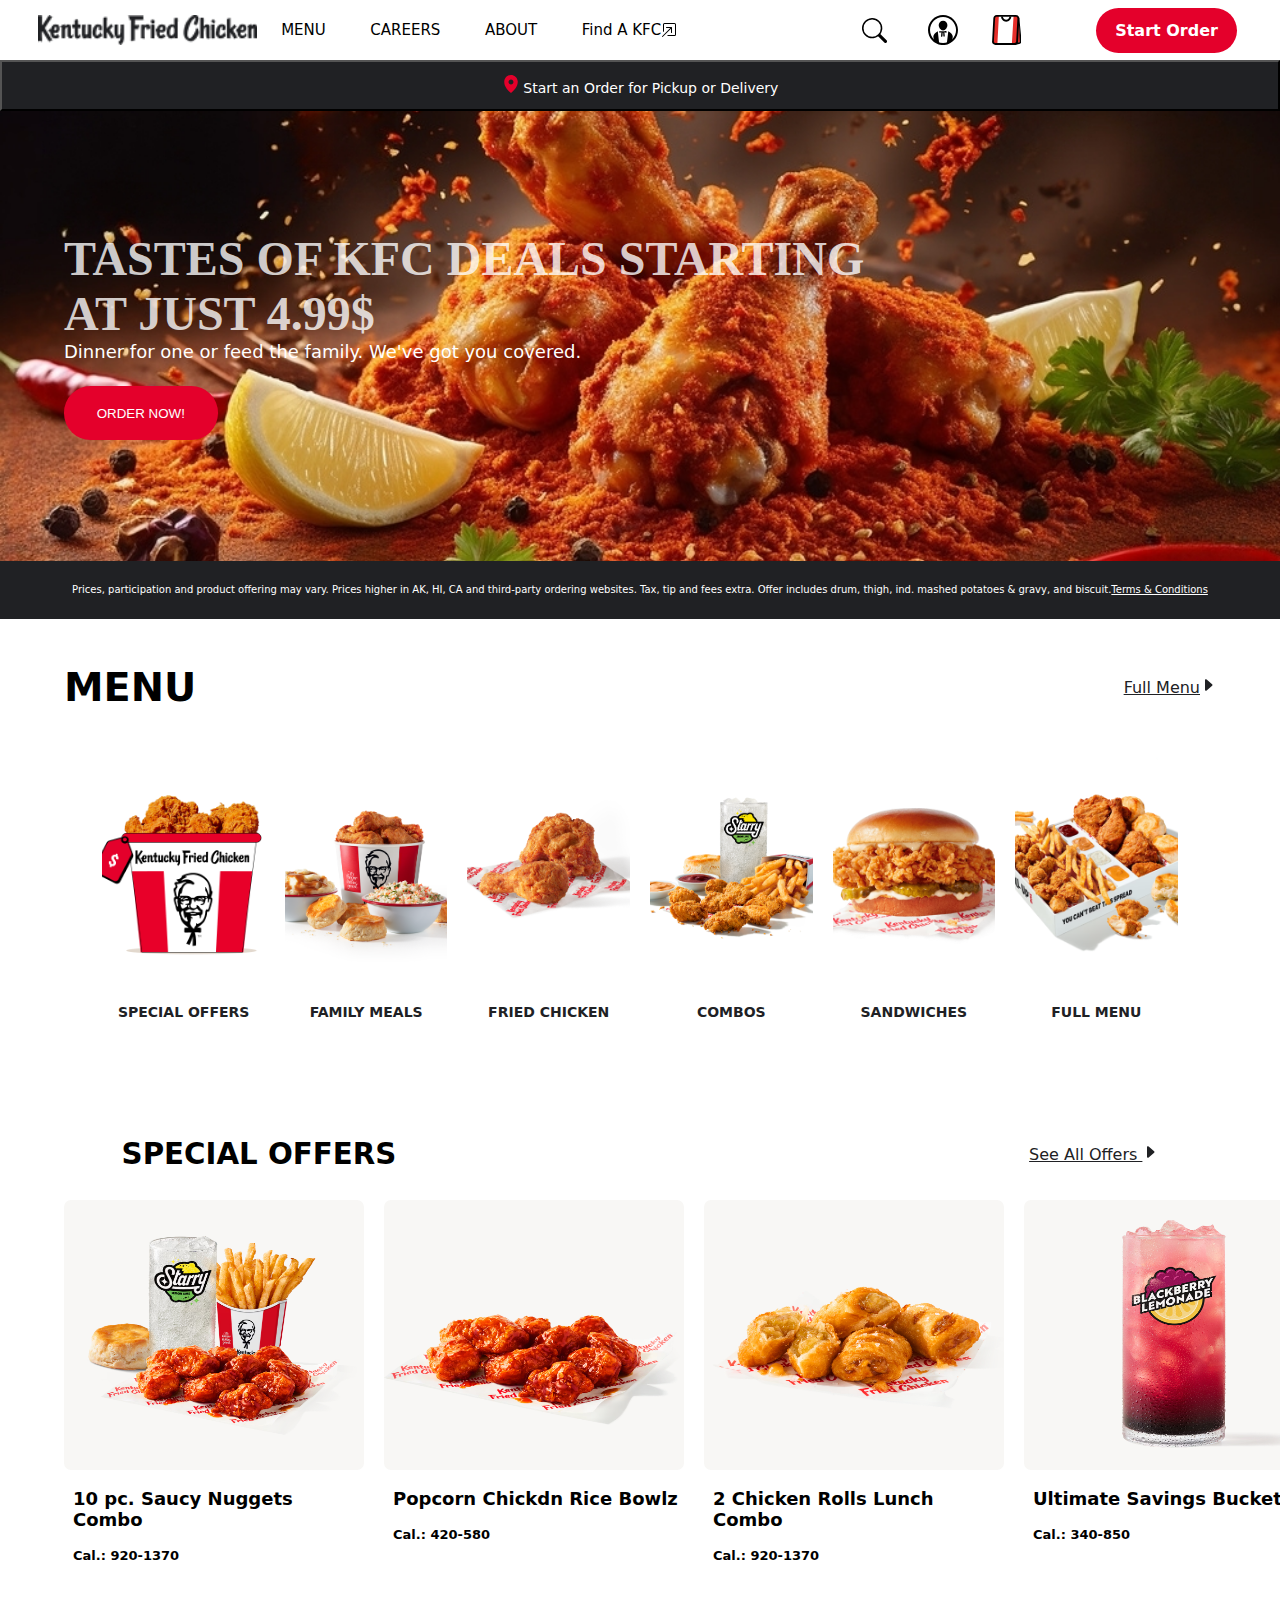
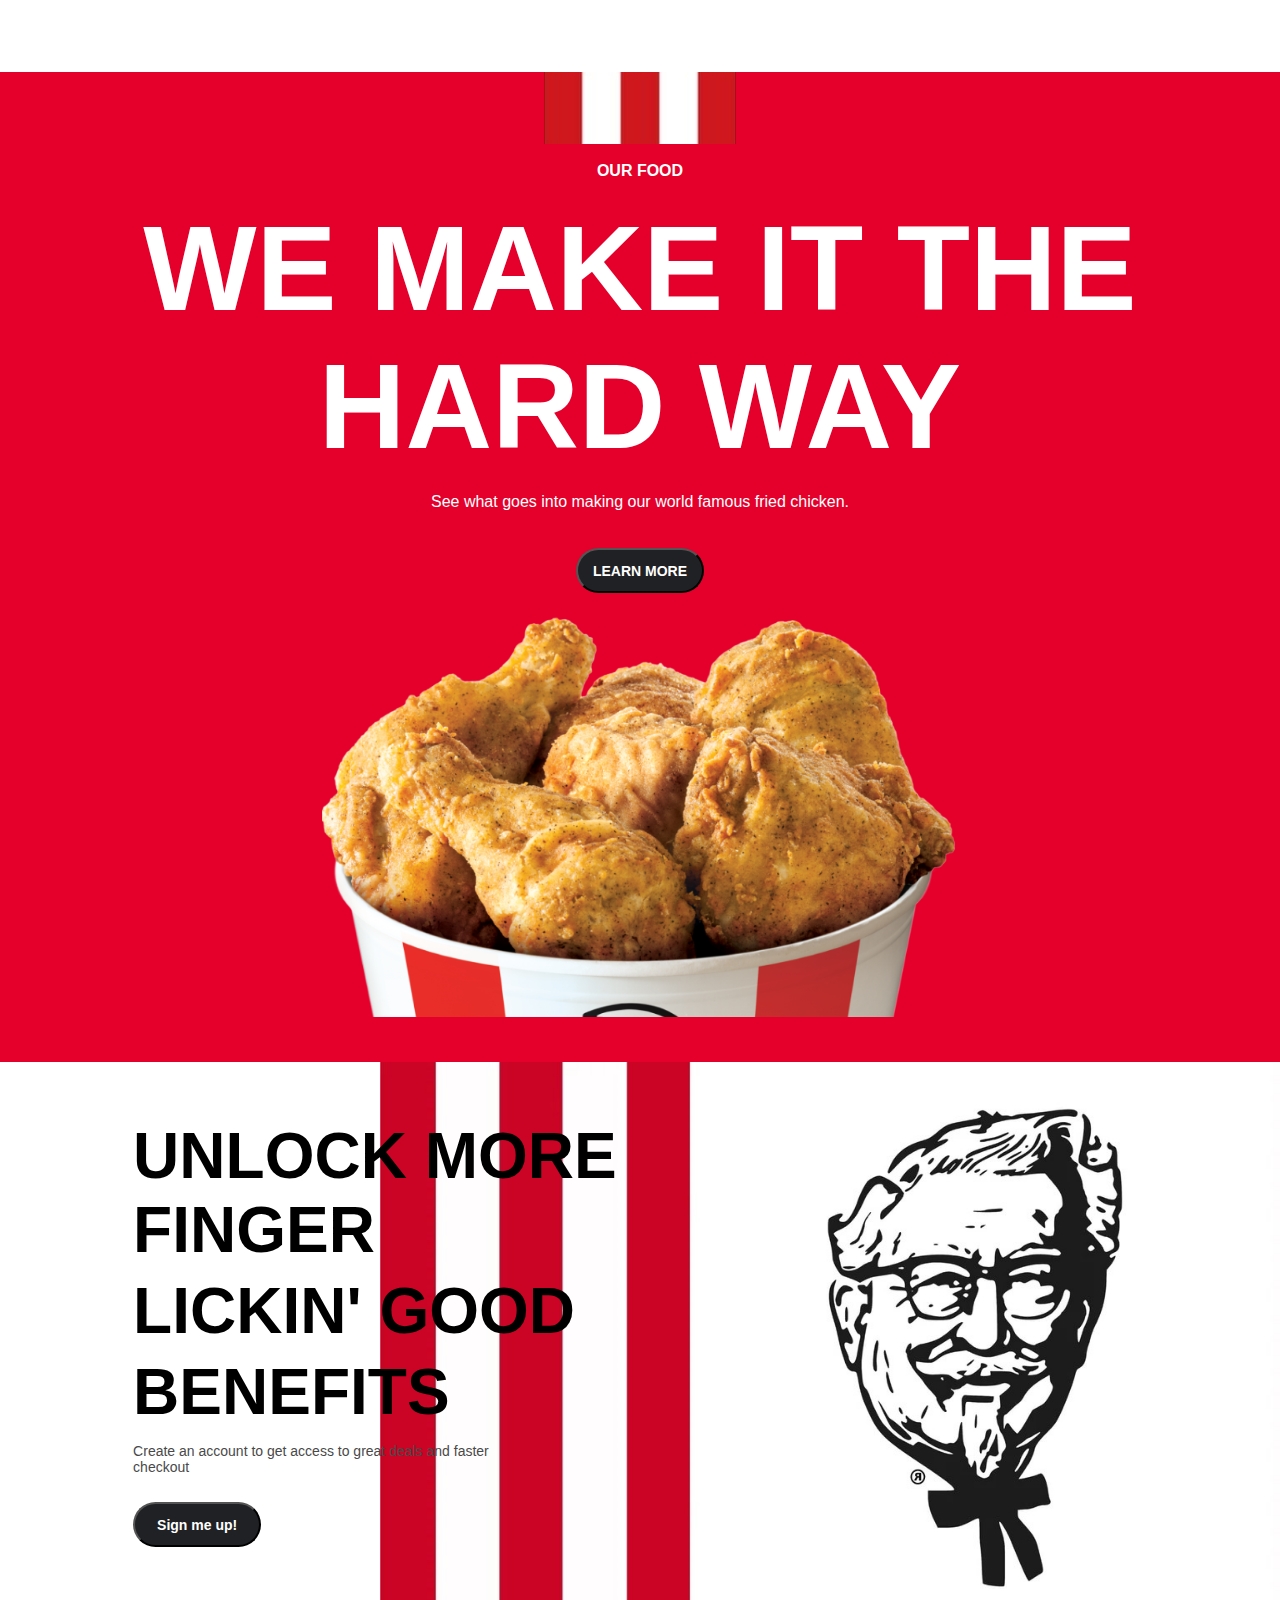
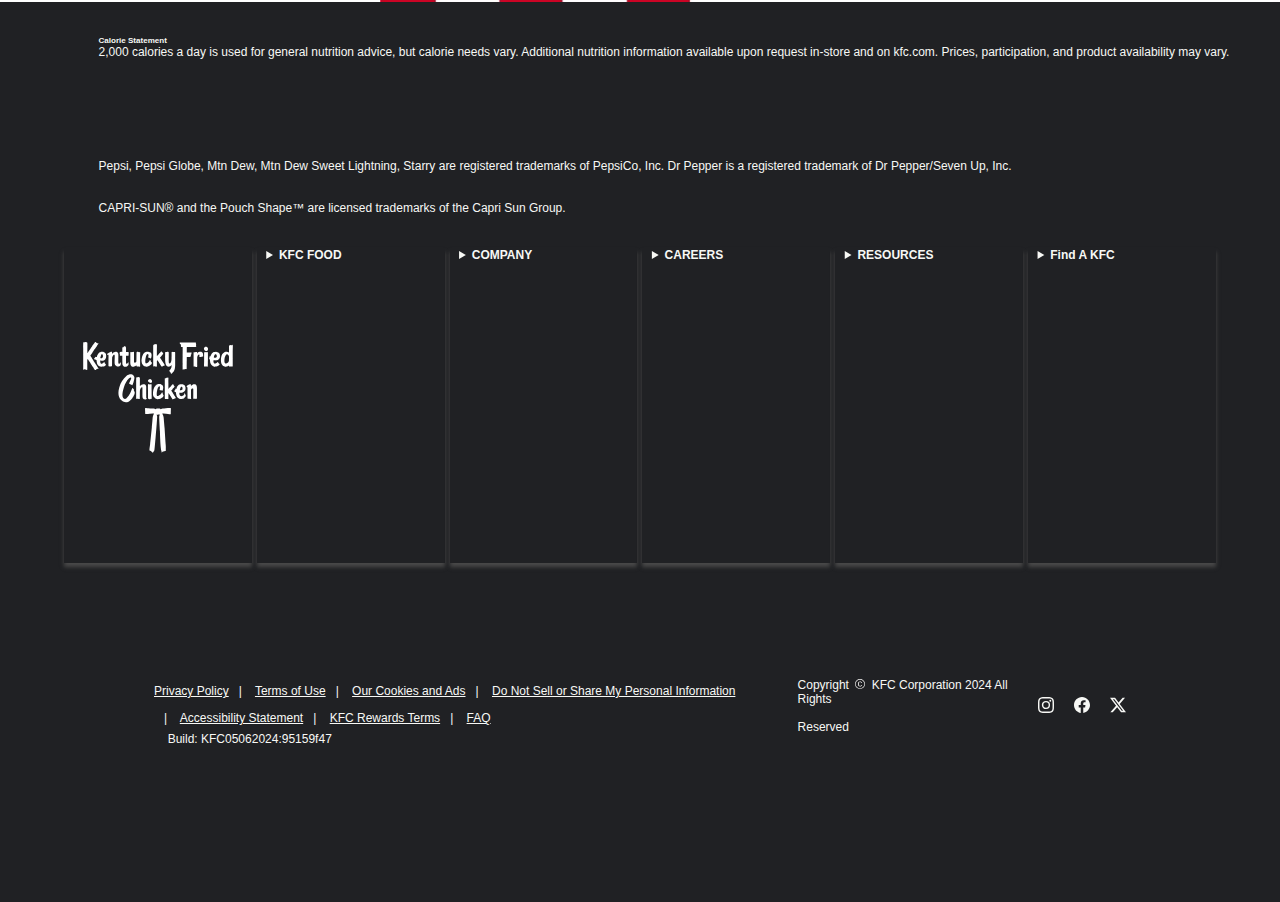
<file: index.html>
<!DOCTYPE html>
<html lang="en">
<head>
    <meta charset="UTF-8">
    <meta name="viewport" content="width=device-width, initial-scale=1.0">
    <title>Kfc clone</title>
    <link rel="stylesheet" href="style.css">
    <link rel="icon" href="">
</head>
<body>
  <nav>
         
    <img id="logo" src="logo_black.c0af2f38.png" alt="">
    <input type="checkbox" id="sidebar-active">
    <label for="sidebar-active" class="open-sidebar-button">
        <svg xmlns="http://www.w3.org/2000/svg" height="24px" viewBox="0 -960 960 960" width="24px" fill="#e8eaed"><path d="M120-240v-80h720v80H120Zm0-200v-80h720v80H120Zm0-200v-80h720v80H120Z"/></svg>
    </label>



    <label id="overlay" for="sidebar-active"></label>
    <div class="links-container">
        <label for="sidebar-active" class="close-sidebar-button">
            <svg xmlns="http://www.w3.org/2000/svg" height="24px" viewBox="0 -960 960 960" width="24px" fill="#e8eaed"><path d="m256-200-56-56 224-224-224-224 56-56 224 224 224-224 56 56-224 224 224 224-56 56-224-224-224 224Z"/></svg>
        </label>
         <a class="ancLink" href="#menues">MENU</Main></a>
         <a class="ancLink" href="#">CAREERS</a>
         <a class="ancLink" href="#">ABOUT</a>
         <span class="ancLink" >Find A KFC
          <svg id="box_aerrowIcon" xmlns="http://www.w3.org/2000/svg" width="16" height="16" fill="currentColor" class="bi bi-box-arrow-in-up-right" viewBox="0 0 16 16">
            <path fill-rule="evenodd" d="M6.364 13.5a.5.5 0 0 0 .5.5H13.5a1.5 1.5 0 0 0 1.5-1.5v-10A1.5 1.5 0 0 0 13.5 1h-10A1.5 1.5 0 0 0 2 2.5v6.636a.5.5 0 1 0 1 0V2.5a.5.5 0 0 1 .5-.5h10a.5.5 0 0 1 .5.5v10a.5.5 0 0 1-.5.5H6.864a.5.5 0 0 0-.5.5"/>
            <path fill-rule="evenodd" d="M11 5.5a.5.5 0 0 0-.5-.5h-5a.5.5 0 0 0 0 1h3.793l-8.147 8.146a.5.5 0 0 0 .708.708L10 6.707V10.5a.5.5 0 0 0 1 0z"/>
          </svg>
         </span>
         <svg id="nav_searchIcon" xmlns="http://www.w3.org/2000/svg" width="16" height="16" fill="currentColor" class="bi bi-search" viewBox="0 0 16 16">
          <path d="M11.742 10.344a6.5 6.5 0 1 0-1.397 1.398h-.001q.044.06.098.115l3.85 3.85a1 1 0 0 0 1.415-1.414l-3.85-3.85a1 1 0 0 0-.115-.1zM12 6.5a5.5 5.5 0 1 1-11 0 5.5 5.5 0 0 1 11 0"/>
        </svg>

        <div id="users_right_section">
        <div class="users_rs1">  
          <svg id="person_circle" xmlns="http://www.w3.org/2000/svg" viewBox="0 0 29.7 29.7"><path d="M10.6 10c0 2.4 1.9 5.4 4.3 5.4s4.3-3 4.3-5.4c0-2.4-1.9-4.3-4.3-4.3s-4.3 2-4.3 4.3z"/><path d="M29.7 14.9c0 8.2-6.7 14.9-14.9 14.9C6.7 29.7 0 23.1 0 14.9S6.7 0 14.9 0s14.8 6.7 14.8 14.9zM14.9 27.7c7.1 0 12.9-5.8 12.9-12.9C27.7 7.8 22 2 14.9 2 7.8 2 2 7.8 2 14.9 2 22 7.8 27.7 14.9 27.7z"/><path d="M12.9 21.5v-.3c.1-.6.2-2.2.2-2.6 0-.4.2-.9.4-1.2h-.4c-1.1.1-1.8.1-1.9.1-.1 0-.1-.1-.1-.4v-.2-.3-.5c0-.1.1-.1.5-.1s1.5.1 1.9.1c.4.1.5.2.5.2s.1-.2.3-.2h1c.2 0 .3.2.3.2s.1-.1.5-.2c.3-.1 1.4-.1 1.7-.2.4 0 .4 0 .5.1v1.5h-.1c-.1 0-.4 0-1.9-.2H16c.1.3.4.8.4 1.2 0 .3.1 1.4.2 2.1v.6c-.4.1-.8.2-1.3.2-.1-.9-.2-2.7-.2-3.2V18c0-.1.1-.2.1-.4h-.4c-.1 0-.3 0-.4-.1.1.2.1.3.1.5v.2c0 .4-.1 1.7-.2 3.2-.5.2-1 .1-1.4.1z"/><path d="M14.9 28.8c-5.3 0-9.6-1.6-9.6-7.5 0-1.7 1.8-3.9 4.4-5.2L11 27.7h7.7l1.4-11.6c2.7 1.3 4.4 3.5 4.4 5.2 0 5.9-4.3 7.5-9.6 7.5z"/></svg>
          <svg id="bag" xmlns="http://www.w3.org/2000/svg" viewBox="0 0 28.5 28.8"><path d="M21.7 28.8H3.3c-1 0-1.8-.4-2.4-1.1-.6-.6-1-1.6-.8-2.5l1.2-22C1.3 1.4 2.8 0 4.5 0H23c1 0 1.8.4 2.4 1.1.6.6 1 1.6.8 2.5l-1.2 22c0 1.7-1.5 3.2-3.3 3.2z" fill="#FFF"/><path d="M5.2 27H.8L2.2 2.6l.2-1.4.8-.4h3.4L5.2 27zM27.6 26l-4.2 1h-4.3L20.7.9H25L27.6 26z" fill="#E52E2A"/><path d="M21.8 28.8H3.3c-1 0-1.8-.4-2.4-1.1-.6-.6-1-1.6-.8-2.5l1.2-22C1.4 1.4 2.8 0 4.5 0H23c1 0 1.8.4 2.4 1.1.6.6 1 1.6.8 2.5l-1.2 22c0 1.7-1.4 3.2-3.2 3.2zM4.5 1.7c-.9 0-1.5.6-1.5 1.5l-1.2 22c0 .4.1.9.4 1.1.2.4.7.5 1.1.5h18.5c.8 0 1.4-.6 1.4-1.5l1.2-22c0-.4-.1-.9-.4-1.1-.2-.4-.7-.5-1.1-.5H4.5z"/><path d="M13.6 6.4c-2.8 0-4.9-2.2-4.9-4.9h1.8c0 1.7 1.4 3.1 3.1 3.1 1.7 0 3.1-1.4 3.1-3.1h1.8c0 2.7-2.1 4.9-4.9 4.9zM21 27l.2 1.8h.6c.2 0 .4 0 .6-.1 1.1-.2 3.2-.7 4.5-1.1 1.4-.5 1.6-1.8 1.5-2.4L26.2 2.7l-.6.3 1.1 22.5c.1.5-.3.7-.5.7L21 27z"/></svg>
           
        </div>
        <div class="header_button">
          <button>Start Order</button>
      </div>
      </div>
    </div>
    <div id="burger_sec">
      <div id="name_kfc_container">
        <svg id="name_kfc" viewBox="0 0 57 18" xmlns="http://www.w3.org/2000/svg"><path d="M56.622 1.23l-.923 4.15a.432.432 0 0 1-.423.342h-1.313a.433.433 0 0 1-.432-.46v-.077c.064-1.355-.792-2.366-2.727-2.366-3.22 0-5.56 2.64-5.867 6.106-.316 3.58 2.188 5.66 5.654 5.66a13.354 13.354 0 0 0 3.973-.593.435.435 0 0 1 .557.495l-.41 2.145a.505.505 0 0 1-.342.388c-.71.226-2.705.758-5.758.758-7.253 0-10.196-4.168-9.741-8.418C39.278 5.576 41.784 0 51.665 0c1.554 0 3.101.21 4.598.63a.506.506 0 0 1 .359.6zM15.384.639l-.24 1.082a.474.474 0 0 0 .325.556c.417.162.51.562.146.862l-6.069 5.04 1.042-4.75c.178-.728.757-1.025 1.124-1.147l.06-.018a.47.47 0 0 0 .319-.347L12.34.792a.427.427 0 0 0-.42-.519H4.096a.472.472 0 0 0-.46.37l-.253 1.139a.466.466 0 0 0 .308.541l.077.027c.491.192 1.06.624.82 1.761L2.72 12.644c-.488 2.33-1.278 2.807-2.033 2.894H.662a.479.479 0 0 0-.41.369L.01 17a.451.451 0 0 0 .442.547h8.224a.429.429 0 0 0 .417-.328l.284-1.28a.433.433 0 0 0-.265-.497l-.053-.021c-.417-.169-.985-.528-.84-1.206l.957-4.364c3.28 5.98 4.362 7.702 8.295 7.702h3.55a.428.428 0 0 0 .418-.334l.249-1.109a.461.461 0 0 0-.438-.563c-.889-.013-1.325-.219-2.208-1.355L14.485 8.03l5.923-4.92c.794-.621 1.764-.795 2.3-.867l.055-.006a.435.435 0 0 0 .384-.338l.242-1.093a.435.435 0 0 0-.424-.532h-7.126a.47.47 0 0 0-.455.366zm21.914 4.74h1.385a.432.432 0 0 0 .422-.338l.942-4.244a.433.433 0 0 0-.423-.524h-14.57a.472.472 0 0 0-.462.37l-.25 1.134a.451.451 0 0 0 .288.522l.05.017c.478.183 1.147.647.855 1.788L22.68 17.03a.43.43 0 0 0 .42.523h6.554a.43.43 0 0 0 .42-.337l.286-1.29a.409.409 0 0 0-.233-.464l-.064-.03c-.416-.205-1.035-.672-.827-1.577.023-.121.645-2.923.645-2.923h5.573a.431.431 0 0 0 .422-.341l.525-2.36a.432.432 0 0 0-.424-.527h-5.381l1.004-4.578 3.761-.005c1.215 0 1.586.634 1.515 1.716 0 0 0 .014-.006.057a.434.434 0 0 0 .429.485z"/></svg>
      </div>
      <div id="icons_three">
            <svg id="findIcon" xmlns="http://www.w3.org/2000/svg" width="16" height="16" fill="currentColor" class="bi bi-search" viewBox="0 0 16 16">
              <path d="M11.742 10.344a6.5 6.5 0 1 0-1.397 1.398h-.001q.044.06.098.115l3.85 3.85a1 1 0 0 0 1.415-1.414l-3.85-3.85a1 1 0 0 0-.115-.1zM12 6.5a5.5 5.5 0 1 1-11 0 5.5 5.5 0 0 1 11 0"/>
            </svg>
 
            <svg id="userIcon" xmlns="http://www.w3.org/2000/svg" viewBox="0 0 29.7 29.7"><path d="M10.6 10c0 2.4 1.9 5.4 4.3 5.4s4.3-3 4.3-5.4c0-2.4-1.9-4.3-4.3-4.3s-4.3 2-4.3 4.3z"/><path d="M29.7 14.9c0 8.2-6.7 14.9-14.9 14.9C6.7 29.7 0 23.1 0 14.9S6.7 0 14.9 0s14.8 6.7 14.8 14.9zM14.9 27.7c7.1 0 12.9-5.8 12.9-12.9C27.7 7.8 22 2 14.9 2 7.8 2 2 7.8 2 14.9 2 22 7.8 27.7 14.9 27.7z"/><path d="M12.9 21.5v-.3c.1-.6.2-2.2.2-2.6 0-.4.2-.9.4-1.2h-.4c-1.1.1-1.8.1-1.9.1-.1 0-.1-.1-.1-.4v-.2-.3-.5c0-.1.1-.1.5-.1s1.5.1 1.9.1c.4.1.5.2.5.2s.1-.2.3-.2h1c.2 0 .3.2.3.2s.1-.1.5-.2c.3-.1 1.4-.1 1.7-.2.4 0 .4 0 .5.1v1.5h-.1c-.1 0-.4 0-1.9-.2H16c.1.3.4.8.4 1.2 0 .3.1 1.4.2 2.1v.6c-.4.1-.8.2-1.3.2-.1-.9-.2-2.7-.2-3.2V18c0-.1.1-.2.1-.4h-.4c-.1 0-.3 0-.4-.1.1.2.1.3.1.5v.2c0 .4-.1 1.7-.2 3.2-.5.2-1 .1-1.4.1z"/><path d="M14.9 28.8c-5.3 0-9.6-1.6-9.6-7.5 0-1.7 1.8-3.9 4.4-5.2L11 27.7h7.7l1.4-11.6c2.7 1.3 4.4 3.5 4.4 5.2 0 5.9-4.3 7.5-9.6 7.5z"/></svg>
 
            <svg id="cartIcon" xmlns="http://www.w3.org/2000/svg" viewBox="0 0 28.5 28.8"><path d="M21.7 28.8H3.3c-1 0-1.8-.4-2.4-1.1-.6-.6-1-1.6-.8-2.5l1.2-22C1.3 1.4 2.8 0 4.5 0H23c1 0 1.8.4 2.4 1.1.6.6 1 1.6.8 2.5l-1.2 22c0 1.7-1.5 3.2-3.3 3.2z" fill="#FFF"/><path d="M5.2 27H.8L2.2 2.6l.2-1.4.8-.4h3.4L5.2 27zM27.6 26l-4.2 1h-4.3L20.7.9H25L27.6 26z" fill="#E52E2A"/><path d="M21.8 28.8H3.3c-1 0-1.8-.4-2.4-1.1-.6-.6-1-1.6-.8-2.5l1.2-22C1.4 1.4 2.8 0 4.5 0H23c1 0 1.8.4 2.4 1.1.6.6 1 1.6.8 2.5l-1.2 22c0 1.7-1.4 3.2-3.2 3.2zM4.5 1.7c-.9 0-1.5.6-1.5 1.5l-1.2 22c0 .4.1.9.4 1.1.2.4.7.5 1.1.5h18.5c.8 0 1.4-.6 1.4-1.5l1.2-22c0-.4-.1-.9-.4-1.1-.2-.4-.7-.5-1.1-.5H4.5z"/><path d="M13.6 6.4c-2.8 0-4.9-2.2-4.9-4.9h1.8c0 1.7 1.4 3.1 3.1 3.1 1.7 0 3.1-1.4 3.1-3.1h1.8c0 2.7-2.1 4.9-4.9 4.9zM21 27l.2 1.8h.6c.2 0 .4 0 .6-.1 1.1-.2 3.2-.7 4.5-1.1 1.4-.5 1.6-1.8 1.5-2.4L26.2 2.7l-.6.3 1.1 22.5c.1.5-.3.7-.5.7L21 27z"/></svg>
      </div>
    </div>
</nav>
 


 

    <div id="pickup_locationbar">
        <button id="pickup_button">
            <svg id="location_icon" viewBox="0 0 9 12" xmlns="http://www.w3.org/2000/svg"><path d="M4.49 12c2.335-1.862 4.876-4.924 4.466-8.028C8.67 1.697 6.743 0 4.49 0 2.154 0 .228 1.78.023 4.138-.264 7.2 2.195 10.179 4.49 12zm0-8.98c.901 0 1.639.746 1.639 1.656 0 .91-.738 1.655-1.64 1.655-.901 0-1.639-.745-1.639-1.655S3.588 3.02 4.49 3.02z" fill="rgb(228,0,43)"/></svg> <a id="location_Abtn" href="#">Start an Order for Pickup or Delivery</a>
        </button>
    </div>

 <main>
    <div class="Home_hero_media">
      <div id="Bannertext">
        <h1>TASTES OF KFC DEALS STARTING <br/>AT JUST 4.99$    
        </h1>
        <p id="banner_p">Dinner for one or feed the family. We've got you covered.</p>
        <button id="Banner_btn" >ORDER NOW!</button>
      </div>   
    </div>
    <div class="Home_hero_footnote">
        <p>Prices, participation and product offering may vary. Prices higher in AK, HI, CA and third-party ordering websites. Tax, tip and fees extra. Offer includes drum, thigh, ind. mashed potatoes & gravy, and biscuit.</p>
        <a id="a_footnote" href="#">Terms & Conditions</a>
    </div>

    <div class="Home_Menu_container">
        <div class="menu_header">
            <h3>MENU</h3>
            <a id="menu_header_Atag" href="#">Full Menu<svg xmlns="http://www.w3.org/2000/svg" width="16" height="16" fill="currentColor" class="bi bi-caret-right-fill" viewBox="0 0 16 16">
              <path d="m12.14 8.753-5.482 4.796c-.646.566-1.658.106-1.658-.753V3.204a1 1 0 0 1 1.659-.753l5.48 4.796a1 1 0 0 1 0 1.506z"/>
            </svg></a>
        </div>

        <div class="home_menu_items" id="menues">
          <div class="sub_items">
            <div class="food_img_container">
                <img class="food_img" src="111k.png" alt="kfc chicken bucket">
            </div>
            <h4 class="items_heading">SPECIAL OFFERS</h4>
          </div>
          <div class="sub_items">
            <div class="food_img_container">
                <img class="food_img" src="kfc-FamilyMealCategory.png" alt="chicken bucket">
            </div>
            <h4 class="items_heading">FAMILY MEALS</h4>
          </div>
          <div class="sub_items">
            <div class="food_img_container">
                <img class="food_img" src="9891_2pc_DrumThigh_Web.png" alt="chicken bucket">
            </div>
            <h4 class="items_heading">FRIED CHICKEN</h4>
          </div>
          <div class="sub_items">
            <div class="food_img_container">
                <img class="food_img" src="kfc-8pcNuggetsComboV2__2_.png" alt="chicken bucket">
            </div>
            <h4 class="items_heading">COMBOS</h4>
          </div>

          <div class="sub_items">
            <div class="food_img_container">
                <img class="food_img" src="Sandwiches.png" alt="chicken bucket">
            </div>
            <h4 class="items_heading">SANDWICHES</h4>
          </div>

          <div class="sub_items">
            <div class="food_img_container">
                <img class="food_img" src="Special_Offers__1_.png" alt="chicken bucket">
            </div>
            <h4 class="items_heading">FULL MENU</h4>
          </div>

        </div>
      </div>

      <div class="items_cards">
        <div class="items_card_nav">
          <h3>SPECIAL OFFERS</h3>
          <a id="ic_anc_nav" href="">See All Offers <svg xmlns="http://www.w3.org/2000/svg" width="16" height="16" fill="currentColor" class="bi bi-caret-right-fill" viewBox="0 0 16 16">
            <path d="m12.14 8.753-5.482 4.796c-.646.566-1.658.106-1.658-.753V3.204a1 1 0 0 1 1.659-.753l5.48 4.796a1 1 0 0 1 0 1.506z"/>
          </svg> </a>

        </div>

        <div class="sub_card_container">
          <div class="sub_cards">
          <div class="sub_card_img">
            <img class="sc_i" src="kfc-10pcStickyChickyNuggetsCombo.avif" alt="kfc combo">
          </div>
          <h4 class="sci_title">10 pc. Saucy Nuggets Combo</h4>
          <p class="sci_para">Cal.: 920-1370</p>
          </div>
          <div class="sub_cards">
            <div class="sub_card_img">
              <img class="sc_i" src="kfc-10pcStickyChickyNuggets.avif" alt="kfc combo">
            </div>
            <h4 class="sci_title">Popcorn Chickdn Rice Bowlz</h4>
            <p class="sci_para">Cal.: 420-580</p>
          </div>
          <div class="sub_cards">
            <div class="sub_card_img">
              <img class="sc_i" src="kfc-4pcPiePoppers.avif" alt="kfc combo">
            </div>
            <h4 class="sci_title">2 Chicken Rolls Lunch Combo</h4>
            <p class="sci_para">Cal.: 920-1370</p>
          </div>
          <div class="sub_cards">
            <div class="sub_card_img">
              <img class="sc_i" src="kfc-BlackberryLemonade.avif" alt="kfc combo">
            </div>
            <h4 class="sci_title">Ultimate Savings Bucket</h4>
            <p class="sci_para">Cal.: 340-850</p>
  
          </div>
        </div>
      </div>  

        <div id="theme1">
          <div id="headlines">
            <img id="head_line_logo" src="fflag.jpg" alt="">
            <p id="bold">OUR FOOD</p>
            <h1>WE MAKE IT THE</h1>
            <h1>HARD WAY</h1>
            <p>See what goes into making our world famous fried chicken.</p>
            <button>LEARN MORE</button>
          </div>
          <img id="bucket" src="Food_09.png" alt="">
        </div>

        <div  id="theme2">
          <div id="headlinesT2">
            <h2>UNLOCK MORE FINGER</h2>
            <h2>LICKIN' GOOD</h2>
            <h2>BENEFITS</h2>
            <p>Create an account to get access to great deals and faster <br/> checkout</p>
            <button>Sign me up!</button>
          </div>
           
        </div>
    </div>
 </main> 
 
 <footer id="footer">
  <div class="calorie_statement">
    <h6>Calorie Statement</h6>
    <p>2,000 calories a day is used for general nutrition advice, but calorie needs vary. Additional nutrition information available upon request in-store and on kfc.com. Prices, participation, and product availability may vary.</p>
  </div>
  <div class="pepsi_globe">
    <p>Pepsi, Pepsi Globe, Mtn Dew, Mtn Dew Sweet Lightning, Starry are registered trademarks of PepsiCo, Inc.
      Dr Pepper is a registered trademark of Dr Pepper/Seven Up, Inc.</p>
      <br/>
      <br/>
      <p>CAPRI-SUN® and the Pouch Shape™ are licensed trademarks of the Capri Sun Group.</p>
  </div>

  <div class="footer_nav">
    <div id="img_foot"><img src="lastfoot.svg" alt="kfc"></div>
    <div>
      <details>
      <summary>KFC FOOD</summary>
      <a href="">Menu</a>
      <br/>
      <br/>
      <a href="">Full Nutrition Guide</a>
      <br/>
      <br/>
      <a href="">Nutrition Calculator</a>
      <br/>
      <br/>
      <a href="">Food Allergeies & Sensivities</a>
    </details>
    </div>

    <div>
     <details> 
       <summary>COMPANY</summary> 
      <a href="">About KFC</a>
      <br/>
      <br/>
      <a href="">How We Make Chicken</a>
      <br/>
      <br/>
      <a href="">Kfc Foundation</a>
      <br/>
      <br/>
      <a href="">Company Responsibility</a>
      <br/>
      <br/>
      <a href="">Franchise a KFC</a>
      <br/>
      <br/>
      <a href="">Responsible Disclosure</a>
      <br/>
      <br/>
      <a href="">KFC Newsroom</a>
    </details>
    </div>
    <div>
    <details>
       <summary>CAREERS</summary> 
      <a href="">Restautrant Careers</a>
      <br/>
      <br/>
      <a href="">Corporate Careers</a>
      <br/>
      <br/>
      <a href="">Culture</a>
      <br/>
      <br/>
      <a href="">Growth</a>
      </details>
    </div>
    <div>
      <details> 
       <summary>RESOURCES</summary>
      <a href="">FAQs</a>
      <br/>
      <br/>
      <a href="">Contact Us</a>
      <br/>
      <br/>
      <a href="">KFC APP</a>
      </details>
    </div>

    <div>
      <details>
      <summary>Find A KFC</summary>
      <a href="">Find A KFC</a>
    </details> 
    </div>
  </div>
  
  <div class="footer_last">
  <ul class="footer_ancUl">
      <a href="">Privacy Policy</a>
    <li>
      <a href="">Terms of Use</a>
    </li>
    <li>
      <a href="">Our Cookies and Ads</a>
    </li>
    <li>
      <a href="">Do Not Sell or Share My Personal Information</a>
    </li>
    <li>
      <a href="">Accessibility Statement</a>
    </li>
    <br/>
    <li>
      <a href="">KFC Rewards Terms</a>
    </li>
    <li>
      <a href="">FAQ</a>
    </li>
  </ul>
  <div class="footer_lastright">
    <p>Copyright <svg id="c_sym" xmlns="http://www.w3.org/2000/svg" width="16" height="16" fill="currentColor" class="bi bi-c-circle" viewBox="0 0 16 16">
      <path d="M1 8a7 7 0 1 0 14 0A7 7 0 0 0 1 8m15 0A8 8 0 1 1 0 8a8 8 0 0 1 16 0M8.146 4.992c-1.212 0-1.927.92-1.927 2.502v1.06c0 1.571.703 2.462 1.927 2.462.979 0 1.641-.586 1.729-1.418h1.295v.093c-.1 1.448-1.354 2.467-3.03 2.467-2.091 0-3.269-1.336-3.269-3.603V7.482c0-2.261 1.201-3.638 3.27-3.638 1.681 0 2.935 1.054 3.029 2.572v.088H9.875c-.088-.879-.768-1.512-1.729-1.512"/>
    </svg> KFC Corporation 2024 All Rights <br/><br/> Reserved</p>
  </div>

  <ul>
    <svg xmlns="http://www.w3.org/2000/svg" width="16" height="16" fill="currentColor" class="bi bi-instagram" viewBox="0 0 16 16">
      <path d="M8 0C5.829 0 5.556.01 4.703.048 3.85.088 3.269.222 2.76.42a3.9 3.9 0 0 0-1.417.923A3.9 3.9 0 0 0 .42 2.76C.222 3.268.087 3.85.048 4.7.01 5.555 0 5.827 0 8.001c0 2.172.01 2.444.048 3.297.04.852.174 1.433.372 1.942.205.526.478.972.923 1.417.444.445.89.719 1.416.923.51.198 1.09.333 1.942.372C5.555 15.99 5.827 16 8 16s2.444-.01 3.298-.048c.851-.04 1.434-.174 1.943-.372a3.9 3.9 0 0 0 1.416-.923c.445-.445.718-.891.923-1.417.197-.509.332-1.09.372-1.942C15.99 10.445 16 10.173 16 8s-.01-2.445-.048-3.299c-.04-.851-.175-1.433-.372-1.941a3.9 3.9 0 0 0-.923-1.417A3.9 3.9 0 0 0 13.24.42c-.51-.198-1.092-.333-1.943-.372C10.443.01 10.172 0 7.998 0zm-.717 1.442h.718c2.136 0 2.389.007 3.232.046.78.035 1.204.166 1.486.275.373.145.64.319.92.599s.453.546.598.92c.11.281.24.705.275 1.485.039.843.047 1.096.047 3.231s-.008 2.389-.047 3.232c-.035.78-.166 1.203-.275 1.485a2.5 2.5 0 0 1-.599.919c-.28.28-.546.453-.92.598-.28.11-.704.24-1.485.276-.843.038-1.096.047-3.232.047s-2.39-.009-3.233-.047c-.78-.036-1.203-.166-1.485-.276a2.5 2.5 0 0 1-.92-.598 2.5 2.5 0 0 1-.6-.92c-.109-.281-.24-.705-.275-1.485-.038-.843-.046-1.096-.046-3.233s.008-2.388.046-3.231c.036-.78.166-1.204.276-1.486.145-.373.319-.64.599-.92s.546-.453.92-.598c.282-.11.705-.24 1.485-.276.738-.034 1.024-.044 2.515-.045zm4.988 1.328a.96.96 0 1 0 0 1.92.96.96 0 0 0 0-1.92m-4.27 1.122a4.109 4.109 0 1 0 0 8.217 4.109 4.109 0 0 0 0-8.217m0 1.441a2.667 2.667 0 1 1 0 5.334 2.667 2.667 0 0 1 0-5.334"/>
    </svg>
  </ul> 

  <ul>
    <svg xmlns="http://www.w3.org/2000/svg" width="16" height="16" fill="currentColor" class="bi bi-facebook" viewBox="0 0 16 16">
      <path d="M16 8.049c0-4.446-3.582-8.05-8-8.05C3.58 0-.002 3.603-.002 8.05c0 4.017 2.926 7.347 6.75 7.951v-5.625h-2.03V8.05H6.75V6.275c0-2.017 1.195-3.131 3.022-3.131.876 0 1.791.157 1.791.157v1.98h-1.009c-.993 0-1.303.621-1.303 1.258v1.51h2.218l-.354 2.326H9.25V16c3.824-.604 6.75-3.934 6.75-7.951"/>
    </svg>
  </ul>

  <ul>
    <svg xmlns="http://www.w3.org/2000/svg" width="16" height="16" fill="currentColor" class="bi bi-twitter-x" viewBox="0 0 16 16">
      <path d="M12.6.75h2.454l-5.36 6.142L16 15.25h-4.937l-3.867-5.07-4.425 5.07H.316l5.733-6.57L0 .75h5.063l3.495 4.633L12.601.75Zm-.86 13.028h1.36L4.323 2.145H2.865z"/>
    </svg>
  </ul>
   
</div>

<div id="footer_ended">
  <p>Build: KFC05062024:95159f47</p>
</div>

 </footer>

 <footer id="footer_small_screen">
  <div class="calorie_statement">
    <h6>Calorie Statement</h6>
    <p>2,000 calories a day is used for general nutrition advice, but calorie needs vary. Additional nutrition information available upon request in-store and on kfc.com. Prices, participation, and product availability may vary.</p>
  </div>
  <div class="pepsi_globe">
    <p>Pepsi, Pepsi Globe, Mtn Dew, Mtn Dew Sweet Lightning, Starry are registered trademarks of PepsiCo, Inc.
      Dr Pepper is a registered trademark of Dr Pepper/Seven Up, Inc.</p>
      <br/>
      <br/>
      <p>CAPRI-SUN® and the Pouch Shape™ are licensed trademarks of the Capri Sun Group.</p>
  </div>
  <div id="footer_logo_kfc">
    <div>
      <img id="f_kfc" src="lastfoot.svg" alt="kfc_footer">
    </div>
  </div>

  <div class="footer_nav_scr">
 
 
      <details>
      <summary>KFC FOOD</summary>
      <a href="">Menu</a>
      <br/>
      <br/>
      <a href="">Full Nutrition Guide</a>
      <br/>
      <br/>
      <a href="">Nutrition Calculator</a>
      <br/>
      <br/>
      <a href="">Food Allergeies & Sensivities</a>
    </details>
 

 
     <details> 
       <summary>COMPANY</summary> 
      <a href="">About KFC</a>
      <br/>
      <br/>
      <a href="">How We Make Chicken</a>
      <br/>
      <br/>
      <a href="">Kfc Foundation</a>
      <br/>
      <br/>
      <a href="">Company Responsibility</a>
      <br/>
      <br/>
      <a href="">Franchise a KFC</a>
      <br/>
      <br/>
      <a href="">Responsible Disclosure</a>
      <br/>
      <br/>
      <a href="">KFC Newsroom</a>
    </details>
 
 
    <details>
       <summary>CAREERS</summary> 
      <a href="">Restautrant Careers</a>
      <br/>
      <br/>
      <a href="">Corporate Careers</a>
      <br/>
      <br/>
      <a href="">Culture</a>
      <br/>
      <br/>
      <a href="">Growth</a>
      </details>
 
      <details> 
       <summary>RESOURCES</summary>
      <a href="">FAQs</a>
      <br/>
      <br/>
      <a href="">Contact Us</a>
      <br/>
      <br/>
      <a href="">KFC APP</a>
      </details>
 

 
      <details>
      <summary>Find A KFC</summary>
      <a href="">Find A KFC</a>
    </details> 
  </div>
  <div id="symbol">
    <h4>FOLLOW US</h4>
   <div> 
    <ul>
      <svg xmlns="http://www.w3.org/2000/svg" width="16" height="16" fill="currentColor" class="bi bi-instagram" viewBox="0 0 16 16">
        <path d="M8 0C5.829 0 5.556.01 4.703.048 3.85.088 3.269.222 2.76.42a3.9 3.9 0 0 0-1.417.923A3.9 3.9 0 0 0 .42 2.76C.222 3.268.087 3.85.048 4.7.01 5.555 0 5.827 0 8.001c0 2.172.01 2.444.048 3.297.04.852.174 1.433.372 1.942.205.526.478.972.923 1.417.444.445.89.719 1.416.923.51.198 1.09.333 1.942.372C5.555 15.99 5.827 16 8 16s2.444-.01 3.298-.048c.851-.04 1.434-.174 1.943-.372a3.9 3.9 0 0 0 1.416-.923c.445-.445.718-.891.923-1.417.197-.509.332-1.09.372-1.942C15.99 10.445 16 10.173 16 8s-.01-2.445-.048-3.299c-.04-.851-.175-1.433-.372-1.941a3.9 3.9 0 0 0-.923-1.417A3.9 3.9 0 0 0 13.24.42c-.51-.198-1.092-.333-1.943-.372C10.443.01 10.172 0 7.998 0zm-.717 1.442h.718c2.136 0 2.389.007 3.232.046.78.035 1.204.166 1.486.275.373.145.64.319.92.599s.453.546.598.92c.11.281.24.705.275 1.485.039.843.047 1.096.047 3.231s-.008 2.389-.047 3.232c-.035.78-.166 1.203-.275 1.485a2.5 2.5 0 0 1-.599.919c-.28.28-.546.453-.92.598-.28.11-.704.24-1.485.276-.843.038-1.096.047-3.232.047s-2.39-.009-3.233-.047c-.78-.036-1.203-.166-1.485-.276a2.5 2.5 0 0 1-.92-.598 2.5 2.5 0 0 1-.6-.92c-.109-.281-.24-.705-.275-1.485-.038-.843-.046-1.096-.046-3.233s.008-2.388.046-3.231c.036-.78.166-1.204.276-1.486.145-.373.319-.64.599-.92s.546-.453.92-.598c.282-.11.705-.24 1.485-.276.738-.034 1.024-.044 2.515-.045zm4.988 1.328a.96.96 0 1 0 0 1.92.96.96 0 0 0 0-1.92m-4.27 1.122a4.109 4.109 0 1 0 0 8.217 4.109 4.109 0 0 0 0-8.217m0 1.441a2.667 2.667 0 1 1 0 5.334 2.667 2.667 0 0 1 0-5.334"/>
      </svg>
    </ul> 
  
    <ul>
      <svg xmlns="http://www.w3.org/2000/svg" width="16" height="16" fill="currentColor" class="bi bi-facebook" viewBox="0 0 16 16">
        <path d="M16 8.049c0-4.446-3.582-8.05-8-8.05C3.58 0-.002 3.603-.002 8.05c0 4.017 2.926 7.347 6.75 7.951v-5.625h-2.03V8.05H6.75V6.275c0-2.017 1.195-3.131 3.022-3.131.876 0 1.791.157 1.791.157v1.98h-1.009c-.993 0-1.303.621-1.303 1.258v1.51h2.218l-.354 2.326H9.25V16c3.824-.604 6.75-3.934 6.75-7.951"/>
      </svg>
    </ul>
  
    <ul>
      <svg xmlns="http://www.w3.org/2000/svg" width="16" height="16" fill="currentColor" class="bi bi-twitter-x" viewBox="0 0 16 16">
        <path d="M12.6.75h2.454l-5.36 6.142L16 15.25h-4.937l-3.867-5.07-4.425 5.07H.316l5.733-6.57L0 .75h5.063l3.495 4.633L12.601.75Zm-.86 13.028h1.36L4.323 2.145H2.865z"/>
      </svg>
    </ul>
    </div>
  </div>
  
  <div class="footer_last">
  <div class="footer_ancUl">
      <div><a href="#">Privacy Policy</a></div>
     <div><a href="">Terms of Use</a></div>
      <div><a href="">Our Cookies and Ads</a></div>
      <div><a href="">Do Not Sell or Share My Personal Information</a></div>
       <div><a href="">Accessibility Statement</a></div>
 
   
      <div><a href="">KFC Rewards Terms</a></div>
    
      <div><a href="">FAQ</a></div>
     
  </div>
  <div class="footer_lastright">
    <p>Copyright <svg id="c_sym" xmlns="http://www.w3.org/2000/svg" width="16" height="16" fill="currentColor" class="bi bi-c-circle" viewBox="0 0 16 16">
      <path d="M1 8a7 7 0 1 0 14 0A7 7 0 0 0 1 8m15 0A8 8 0 1 1 0 8a8 8 0 0 1 16 0M8.146 4.992c-1.212 0-1.927.92-1.927 2.502v1.06c0 1.571.703 2.462 1.927 2.462.979 0 1.641-.586 1.729-1.418h1.295v.093c-.1 1.448-1.354 2.467-3.03 2.467-2.091 0-3.269-1.336-3.269-3.603V7.482c0-2.261 1.201-3.638 3.27-3.638 1.681 0 2.935 1.054 3.029 2.572v.088H9.875c-.088-.879-.768-1.512-1.729-1.512"/>
    </svg> KFC Corporation 2024 All Rights Reserved</p>
  </div>

</div>

<div id="footer_ended">
  <p>Build: KFC05062024:95159f47</p>
</div>

 </footer>  
 
</body>
</html>
</file>
<file: style.css>
/* body{
    padding-bottom: 2%;
    box-sizing: border-box;
}
#flag{
    display: flex;
    flex-direction: column;
    justify-items: flex-start;
    height: 100%;
    border: 1px solid black;
} */

*{
    margin: 0;
    padding: 0;
}
/* 
#Nav_Bar{
    background-color: rgb(255, 255, 255);
    display: flex;
    border: 2px solid;
    width: 100%;
    height: 10vh;
    margin: auto;
    box-sizing: border-box;
    align-items: end;
    overflow: hidden;
    
}

#Nav_Bar{
display: flex;
justify-content: space-between;
background-color: rgb(255, 255, 255);
border: 1px solid black;
}
#main_HeadingName{
    font-size: 20px;
    font-weight: 400;
    font-family: fantasy;
}
nav {
display: flex;
align-items: end;
border:2px solid;
justify-content: space-evenly;
width: 90vh;
height: 5vh;
padding-bottom: 0.8em;
}

.ancLink{
    text-decoration: none;
    color: black;
    font-weight:500;
    font-size: 15px;
    font-family: system-ui, -apple-system, BlinkMacSystemFont, 'Segoe UI', Roboto, Oxygen, Ubuntu, Cantarell, 'Open Sans', 'Helvetica Neue', sans-serif;
}
.ancLink:hover {
    color: #E4002B;
}

#nav_searchIcon{
    height:25px;
    width: 25px;
    margin-left: 10em;
}
#usercircle{
    height: 30px;
}
#bag{
    height: 30px;
}
#name_logo1{
    height: 5vh;
    border:10px solid
}
.header_Rightsection{
    width:30vw;
    height: 5vh;
    display: flex;
    justify-content: space-around;
    padding-bottom: 0.4em;
}
.header_users{
    width: 10vw;
    display: flex;
    justify-content: center;
    align-items: center;
    justify-content: space-around;
    
}
.header_button{
    width: 14vw;
    display: flex;
    justify-content: center;
    align-items: center;
}
.header_button button{
    color: #ffffff;
    background-color:#E4002B;
    width: 11vw;
    border-radius: 2em;
    font-size: 16px;
    font-weight: bold;
    font-family: system-ui, -apple-system, BlinkMacSystemFont, 'Segoe UI', Roboto, Oxygen, Ubuntu, Cantarell, 'Open Sans', 'Helvetica Neue', sans-serif;
    height: 5vh;
    border: none;
} */

nav{
    height: 60px;
    background-color: #ffffff;
    display: flex;
    justify-content: flex-start;
    align-items: center;
}
#logo{
    margin-left: 3%;
    height: 30px;
}
.links-container{
    height: 100%;
    width:100%;
    display: flex;
    flex-direction: row;
    align-items: center;
    justify-content: space-evenly;
}
/* nav a{
    height: 100%;
    padding: 0 20px;
    display: flex;
    align-items: center;
    text-decoration: none;
    color: rgb(0, 0, 0);
}
nav a:hover{
    background-color: rgb(255, 255, 255);
} */

#nav_searchIcon{
    height:25px;
    width: 25px;
    margin-left: 10em;
}
#usercircle{
    height: 30px;
}
#bag{
    height: 30px;
}

nav svg{
    fill: black;
}
#sidebar-active{
    display: none;
}
.open-sidebar-button{
    padding:0 20px;
    display: none;
}
.close-sidebar-button{
    display: none;
}



.ancLink{
    text-decoration: none;
    color: black;
    margin-right: 0;
    font-weight:500;
    font-size: 15px;
    height: 100%;
    display: flex;
    padding: 0 20px;
    align-items: center;
    font-family: system-ui, -apple-system, BlinkMacSystemFont, 'Segoe UI', Roboto, Oxygen, Ubuntu, Cantarell, 'Open Sans', 'Helvetica Neue', sans-serif;
}
.ancLink:hover {
    color: #ffffff;
    background-color: red;
}

#users_right_section{
    display: flex;
    /* border:1px solid black; */
    justify-content: space-around;
    width: 30vw;
}
.users_rs1{
    display: flex;
    justify-content: space-around;
    align-items: center;
    /* border: 1px solid black; */
    width: 10vw;
    height: auto;
}
#person_circle,#bag{
    height:30px;
}

.header_button{
    width: 14vw;
    display: flex;
    justify-content: center;
    align-items: center;
}
.header_button button{
    color: #ffffff;
    background-color:#E4002B;
    width: 11vw;
    border-radius: 2em;
    font-size: 16px;
    font-weight: bold;
    font-family: system-ui, -apple-system, BlinkMacSystemFont, 'Segoe UI', Roboto, Oxygen, Ubuntu, Cantarell, 'Open Sans', 'Helvetica Neue', sans-serif;
    height: 5vh;
    border: none;
}






#location_icon{
    height: 2vh;
    width: 2vh;
}
#location_Abtn{
  color: white;
  text-decoration: none;
  font-size: 14px;
  font-family: system-ui, -apple-system, BlinkMacSystemFont, 'Segoe UI', Roboto, Oxygen, Ubuntu, Cantarell, 'Open Sans', 'Helvetica Neue', sans-serif;
}

#pickup_button{
    background-color: #202124;
    color: white;
    width: 100%;
    padding: 1%;
    box-sizing: border-box;
    height: auto;
}
.Home_hero_media{
    background-image: url('tempting\ chicken.jpeg');
    background-size: cover;
    background-position: center;
    height: 50vh;
    width: 100%;
    display: flex;
    align-items: center;
    /* border: 5px solid red; */
}
#Bannertext{
    color:   rgba(255, 255, 255, 0.801);
    margin-left: 5%;
    font-size: x-large;
}
#banner_p{
    font-size: large;
    font-family: system-ui, -apple-system, BlinkMacSystemFont, 'Segoe UI', Roboto, Oxygen, Ubuntu, Cantarell, 'Open Sans', 'Helvetica Neue', sans-serif;
    color: #ffffff;
}
#Banner_btn{
    margin-top: 3%;
    width: 12vw;
    height: 6vh;
    border-radius: 2em;
    background-color: #E4002B;
    color: #ffffff;
    border: none;
}
.Home_hero_footnote{
    display: flex;
    justify-content: center;
    align-items: center;
    background-color: #202124;
    color: #ffffff;
    width: 100%;
    font-size: 10px;
    font-family: system-ui, -apple-system, BlinkMacSystemFont, 'Segoe UI', Roboto, Oxygen, Ubuntu, Cantarell, 'Open Sans', 'Helvetica Neue', sans-serif;
    height: 6.5vh;
}
#a_footnote{
    color: #ffffff;
}
.Home_Menu_container{
    height: 45vh;
    width: 100%;
    /* padding-left: 5%;
    padding-right: 5%; */
    margin-top: 3%;
    box-sizing: border-box;
}
.menu_header{
    display: flex;
    justify-content: space-between;
    align-items: center;
    height: 6.5vh;
    width: 100%;
    margin: auto;
    font-size: 34px;
    padding-left: 5%;
    padding-right: 5%; 
    font-family: system-ui, -apple-system, BlinkMacSystemFont, 'Segoe UI', Roboto, Oxygen, Ubuntu, Cantarell, 'Open Sans', 'Helvetica Neue', sans-serif;
    box-sizing: border-box;

}
#menu_header_Atag{
    font-family: system-ui, -apple-system, BlinkMacSystemFont, 'Segoe UI', Roboto, Oxygen, Ubuntu, Cantarell, 'Open Sans', 'Helvetica Neue', sans-serif;
    font-size: 16px;
    font-weight: 500;
    color:#202124;
}
.home_menu_items{
    display: grid;
    grid-template-columns: repeat(6,1fr);
    height: 35vh;
    width: 100%;
    gap: 20px;
    justify-content: space-evenly;
    padding-left: 8%;
    padding-right: 8%;
    margin-top: 2%;
    box-sizing: border-box;
    /* border:1px solid black; */
}
.sub_items{
    margin-top: 7%;
    margin-bottom: 7%;
    box-sizing: border-box;
    display: flex;
    flex-direction: column;
    justify-content: center;
    align-items: center;
    /* border:1px solid black; */
}
.food_img_container{
    height:25vh;
    width:100%;
    /* border: 1px solid black; */
}
.food_img{
    height: 100%;
    width: 100%;
    object-fit: cover;
    border-radius: 15px;
}
.items_heading{
    margin: auto;
    box-sizing: border-box;
    color: #202124;
    font-size: 14px;
    font-family:  system-ui, -apple-system, BlinkMacSystemFont, 'Segoe UI', Roboto, Oxygen, Ubuntu, Cantarell, 'Open Sans', 'Helvetica Neue', sans-serif;
}
 
.items_cards{
    width:100%;
    height: 60vh;
    background-color: rgb(255, 255, 255);
    padding-left: 5%;
    padding-right: 5%;
    box-sizing: border-box;
}
.items_card_nav{
    height: 5vh;
    width: 100%;
    /* border: 1px solid purple; */
    margin-top: 6%;
    padding-left: 5%;
    padding-right: 5%;
    box-sizing: border-box;
    display: flex;
    justify-content: space-between;
    align-items: center;
    font-size: 25px;
    font-family: system-ui, -apple-system, BlinkMacSystemFont, 'Segoe UI', Roboto, Oxygen, Ubuntu, Cantarell, 'Open Sans', 'Helvetica Neue', sans-serif;
}
#ic_anc_nav{
    font-size: 16px;
    font-family: system-ui, -apple-system, BlinkMacSystemFont, 'Segoe UI', Roboto, Oxygen, Ubuntu, Cantarell, 'Open Sans', 'Helvetica Neue', sans-serif;
    font-weight: 500;
    color: #202124;
}

.sub_card_container{
    /* border:1px solid; */
    height:45vh;
    width:100%;
    display:grid;
    grid-template-columns: repeat(4,1fr);
    gap: 20px;
    margin-top: 2%;
    
    
 
    box-sizing: border-box;
      
}
.sub_cards{
    /* border:1px solid ; */
    height: 100%;
    width: 300px;
}
.sub_card_img{
    width: 100%;
    height: 30vh;
    background-color: #f8f7f5;
    border-radius: 7px;
    /* border: 1px solid black; */
}

.sc_i{
    height: 100%;
    width: 100%;
}
.sci_title{
    font-size: 18px;
    font-family: system-ui, -apple-system, BlinkMacSystemFont, 'Segoe UI', Roboto, Oxygen, Ubuntu, Cantarell, 'Open Sans', 'Helvetica Neue', sans-serif;
    margin-left: 3%;
    margin-top: 6%;
}
.sci_para{
    font-family: system-ui, -apple-system, BlinkMacSystemFont, 'Segoe UI', Roboto, Oxygen, Ubuntu, Cantarell, 'Open Sans', 'Helvetica Neue', sans-serif;
    font-size: 13px;
    font-weight: bold;
    margin-top: 6%;
    margin-left: 3%;
}
#theme1{
    width: 100%;
    height: 110vh;
    background-color: #E4002B;
    /* border: 3px solid white; */
    display: flex;
    flex-direction: column;
    align-items: center;
}
#head_line_logo{
    height: 8vh;
    width: 15vw;

}
#headlines{
    height: 60vh;
    width: 100%;
    /* border: 3px solid rgb(0, 0, 0); */
    display: flex;
    flex-direction: column;
    align-items: center;
    justify-content: center;
}
#headlines h1 {
    font-size: 120px;
    font-family: sans-serif;
    color: #ffffff;
}
#headlines p{
    font-size: 16px;
    color: #ffffff;
    font-family: sans-serif;
    margin: auto;
}
#bold{
    font-weight: bolder;
    font-size: 16px;
    font-family: sans-serif;
}
#headlines button{
    width: 10vw;
    height: 5vh;
    border-radius: 2em;
    margin: auto;
    font-weight: bolder;
    font-size: 14px;
    font-family: sans-serif;
    background-color: #202124;
    color: #ffffff;
}
/* .headlineflaglogo{
    background-color: white;
     height:5vh;
     width: 100%;
     display: flex;
     justify-content: center;
} */
#bucket{
    height: 45vh;
}
 
#theme2 {
    width: 100%;
    height:60vh;
    display:flex;
   justify-content: space-between;
   padding-left: 5%;
   padding-right: 5%;
   box-sizing: border-box;
   background-image: url('manbg1.jpg');
   background-repeat: no-repeat;
   background-size: 100vh;
   background-position-x: right;
   /* border: 1px solid black; */
}
#headlinesT2 {
    height:50vh;
    width: 60%;
    margin-top: 5%;
    margin-left: 6%;
    /* border: 1px solid black; */

}
#headlinesT2 h2{
    font-family: sans-serif;
    font-size: 64px;
    margin-bottom: 1%;
}
#headlinesT2 p {
    font-size: 14px;
    margin-top: 2%;
    font-family: sans-serif;
    margin-bottom: 4%;
    color: #494949;
}
#headlinesT2 button {
    width: 10vw;
    height: 5vh;
    border-radius: 2em;
    margin: auto;
    font-weight: bolder;
    font-size: 14px;
    font-family: sans-serif;
    background-color: #202124;
    color: #ffffff;

}
#theme2_img{
height: 5vh;
width: 40%;
/* border: 5px blue; */
}
#footer{
    height: 100vh;
    width: 100%;
    padding-right: 5%;
    padding-left: 5%;
    box-sizing: border-box;
    background-color: #202124;
    display: flex; 
    flex-direction: column;
}
.calorie_statement{
    color: #f7f8f5;
    font-family: sans-serif;
    height: 6vh;
    /* border: 5px white; */
    margin:3%;
    font-size: 12px;
    width: 100%;
}
.pepsi_globe {
    color: #f7f8f5;
    font-family: sans-serif;
    height: 6vh;
    /* border: 5px white; */
    margin:3%;
    font-size: 12px;
    width: 100%;
}
.footer_nav{
    height: 35vh;
    width: 100%;
    display: grid;
    grid-template-columns: repeat(6,1fr);
    /* border: 1px solid white; */
    gap: 5px;
}
.footer_nav div{
    /* background-color: aliceblue; */
    font-family: Arial, Helvetica, sans-serif;
    color: #f7f8f5;
    font-size: 12px;
    font-weight: bold;
    padding-left: 5%;
    background-color: #202124;
    box-shadow: 0px 4px 4px 0px #494949;
}
.footer_nav div p{
    margin-top: 10%;
    margin-bottom: 10%;
    
}
.footer_nav div a{
    margin-bottom: 10%;
    padding-bottom: 2%;
    color: #f8f7f5;
    font-size: 12px;
    text-decoration: none;
    font-family: Arial, Helvetica, sans-serif;
    font-weight: bold;
}
#c_sym{
    height: 10px;
    color: #f8f7f5;
}

#img_foot{
    padding:10%;
    box-sizing: border-box;
}
#img_foot img{
    height: 40%;
    width: 100%;
    margin-top:50%;
}
.footer_last{
    margin-top: 10%;
    background-color: #202124;
    display: flex;
    justify-content: center;
    height: 6vh;
    width: 100%;
}
.footer_ancUl{
    background-color: #202124;
    display: flex;
    flex-wrap: wrap;
    align-items: center;
    list-style: none;
    font-size: 12px;
    color: #f7f8f5;
    width: 55%;
    font-family: Arial, Helvetica, sans-serif;
}
.footer_ancUl a{
    color: #f7f8f5;
}
li::before{
    content: "|";
    margin-right: 10px;
    margin-left: 10px;
}
.footer_lastright{
    font-size: 12px;
    color: #f7f8f5;
    font-family: Arial, Helvetica, sans-serif;
    width: 20%;
    background-color: #202124;
    display: flex;
    flex-wrap: wrap;
    align-items: center;
}

ul{
    margin-right: 10px;
    margin-left: 10px;
    display: flex;
    color: #f7f8f5;
    align-items: center;
}
#footer_ended{
    background-color:#202124;
    padding-left: 9%;
    font-size: 12px;
    color: #f7f8f5;
    font-family: Arial, Helvetica, sans-serif;
    width: 100%;
    height: 3vh;
    box-sizing: border-box;
}

#footer_small_screen{
    display: none;
}

#burger_sec{
    height:100%;
    width: 100%;
    display: flex;
    justify-content: space-between;
    box-sizing: border-box;
    display: none;
}
#name_kfc_container{
    height: auto;
    width: 20vw;
    padding: 2%;
    box-sizing: border-box;
    /* border: 1px solid black; */
    display: flex;
    display: none;
}
#name_kfc{
    height: 100%;
}
#icons_three{
    display: flex;
    height:auto;
    width: 25vw;
    align-items: center;
    /* border: 1px solid black; */
    justify-content: space-around;
    display: none;
}
#findIcon{
    height: 25px;
    width: 25px;
}
#userIcon,#cartIcon{
    height: 25px;
}




/* @media(max-width:600px){
    #pickup_button{
        width: 100%;
        box-sizing: border-box;
        height: auto;
        padding: 5%;
    }
    .Home_hero_media{
        background-image: url('k111.jpeg');
        background-size: cover;
        background-position: center;
        height: 50vh;
        width: auto;
        display: flex;
        box-sizing: border-box;
        align-items: center;
    }
    #Bannertext{
        color:   rgba(255, 255, 255, 0.801);
        margin-left: 5%;
        font-size: larger;
    }
    #Banner_btn{
        margin-top: 3%;
        width:auto;
        height: auto;
        font-weight: bold;
        border-radius: 2em;
        background-color: #E4002B;
        color: #ffffff;
        border: none;
        display: flex;
        justify-content: center;
        align-items: center;
        flex-wrap: wrap;
        font-size: 10px;
        padding: 2%;
        box-sizing: border-box;
    }

    .Home_hero_footnote{
        display: flex;
        justify-content: center;
        align-items: center;
        background-color: #202124;
        color: #ffffff;
        width: auto;
        font-size: 9px;
        padding: 2%;
        box-sizing: border-box;
        font-family: system-ui, -apple-system, BlinkMacSystemFont, 'Segoe UI', Roboto, Oxygen, Ubuntu, Cantarell, 'Open Sans', 'Helvetica Neue', sans-serif;
        height: auto;
    }
    #a_footnote{
        font-size: 9px;
        color: #ffffff;
        text-decoration: none;
    }

    .menu_header{
        display: flex;
        justify-content: space-between;
        align-items: center;
        height: auto;
        width: 100%;
        margin: auto;
        font-size: 20px;
        padding-left: 5%;
        padding-right: 5%; 
        font-family: system-ui, -apple-system, BlinkMacSystemFont, 'Segoe UI', Roboto, Oxygen, Ubuntu, Cantarell, 'Open Sans', 'Helvetica Neue', sans-serif;
        box-sizing: border-box;
    
    }
    #menu_header_Atag{
        font-family: system-ui, -apple-system, BlinkMacSystemFont, 'Segoe UI', Roboto, Oxygen, Ubuntu, Cantarell, 'Open Sans', 'Helvetica Neue', sans-serif;
        font-size: 15px;
        font-weight: bold;
        color:#202124;
    }

    .home_menu_items{
        display: grid;
        grid-template-columns: repeat(2,1fr);
        height:auto;
        width: 100%;
        gap: 20px;
        justify-content: space-evenly;
        padding-left: 8%;
        padding-right: 8%;
        padding: 8%;
        margin-top: 2%;
        margin: 5%;
        box-sizing: border-box;
        border:2px solid rgb(255, 0, 0);
        background-color: #ffffff;
    }
    .sub_items{
        box-sizing: border-box;
        display: flex;
        flex-direction: column;
        justify-content: center;
        align-items: center;
        border:1px solid black;
        box-sizing: border-box;
    }
    .food_img_container{
        height:auto;
        width:auto;
        border: 1px solid black;
        box-sizing: border-box;
    }

    .items_cards{
        width:100%;
        height: auto;
        background-color: rgb(250, 250, 250);
        padding-left: 5%;
        margin-top: 20%;
        padding-top: 40%;
        padding-right: 5%;
        border: 2px solid rgb(42, 255, 71);
        box-sizing: border-box;
 
    }
    .items_card_nav{
        height: auto;
        width: auto;
        border: 1px solid purple;
        padding-left: 5%;
        padding-right: 5%;
        box-sizing: border-box;
        display: flex;
        justify-content: space-between;
        align-items: center;
        font-size: 20px;
        font-family: system-ui, -apple-system, BlinkMacSystemFont, 'Segoe UI', Roboto, Oxygen, Ubuntu, Cantarell, 'Open Sans', 'Helvetica Neue', sans-serif;
    }
    #ic_anc_nav{
        font-size: 14px;
        font-family: system-ui, -apple-system, BlinkMacSystemFont, 'Segoe UI', Roboto, Oxygen, Ubuntu, Cantarell, 'Open Sans', 'Helvetica Neue', sans-serif;
        font-weight: bold;
        color: #202124;
    }
    
    .sub_card_container{
        border:1px solid;
        height:auto;
        width:100%;
        display:grid;
        grid-template-columns: repeat(4,1fr);
        gap: 20px;
        margin-top: 2%;
        overflow-x: auto;
        white-space: nowrap;
        box-sizing: border-box;
    }
    .sub_cards{
        border:2px solid  slateblue;
        height: auto;
        display: inline-block ;
        width: 220px;
        box-sizing: border-box;
    }
    .sub_card_img{
        width: auto;
        height: auto;
        margin-bottom: 2%;
        background-color: #f8f7f5;
        border-radius: 7px;
        border: 1px solid rgb(255, 59, 59);
    }
    
    .sc_i{
        height: auto;
        width: 100%;
    }
    .sci_title{
        font-size: 15px;
        font-family: system-ui, -apple-system, BlinkMacSystemFont, 'Segoe UI', Roboto, Oxygen, Ubuntu, Cantarell, 'Open Sans', 'Helvetica Neue', sans-serif;
 
        margin-top: 10%;
        margin: auto;
        padding-top: 3%;
    }
    .sci_para{
        font-family: system-ui, -apple-system, BlinkMacSystemFont, 'Segoe UI', Roboto, Oxygen, Ubuntu, Cantarell, 'Open Sans', 'Helvetica Neue', sans-serif;
        font-size: 13px;
        font-weight: bold;
        margin-bottom: 6%;
    }
    #theme1{
        width: 100%;
        height: auto;
        background-color: #E4002B;
        border: 3px solid white;
        display: flex;
        box-sizing: border-box;
        margin-top: 2%;
        flex-direction: column;
        align-items: center;
    }
    #headlines{
        height: 40vh;
        width: 100%;
        border: 3px solid rgb(0, 0, 0);
        display: flex;
        flex-direction: column;
        align-items: center;
        border: 2px blue;
        justify-content: center;
    }
    #headlines h1 {
        font-size: 60px;
        font-family: sans-serif;
        color: #ffffff;
    }
    #headlines p{
        font-size: 28px;
        text-align: center;
        font-weight: bold;
        color: #ffffff;
        font-family: sans-serif;
        margin: auto;
    }
    #bold{
        font-weight: bolder;
        font-size: 16px;
        font-family: sans-serif;
    }
    #headlines button{
        width: 20vw;
        height: 3vh;
        border-radius: 2em;
        margin: auto;
        font-weight: bolder;
        font-size: 14px;
        font-family: sans-serif;
        background-color: #202124;
        color: #ffffff;
    }
    #head_line_logo{
        height: 4vh;
        width: 15vw;
    }
 
    #bucket{
        height: 15vh;
    }

    #theme2 {
       width: 100%;
       height:auto;
       display:flex;
       justify-content: space-between;
       padding-left: 5%;
       padding-right: 5%;
       box-sizing: border-box;
       background-image: url('manbg1.jpg');
       background-repeat: no-repeat;
       background-size:  23vh;
       background-position-y: right;
       border: 1px solid black;
    }
    #headlinesT2 {
        height:auto;
        width: 60%;
        margin-top: 5%;
        margin-left: 6%;
        box-sizing: border-box;
        font-size: 25px;
        border: 1px solid black;
    
    }
    #headlinesT2 h2{
        font-family: sans-serif;
        font-size: 25px;
        margin-bottom: 1%;
    }
    #headlinesT2 p {
        font-size: 14px;
        margin-top: 2%;
        font-family: sans-serif;
        margin-bottom: 4%;
        color: #494949;
    }
    #headlinesT2 button {
        width: 15vw;
        height: 1.5vh;
        border-radius: 2em;
        margin: auto;
        font-weight: bolder;
        font-size: 10px;
        margin-bottom: 4%;
        box-sizing: border-box;
        font-family: sans-serif;
        background-color: #202124;
        color: #ffffff;
    }

    #footer{
        display: none;
    }
    #footer_small_screen{
        display: block;
        background-color: #202124;
        padding-bottom: 2%;
        box-sizing: border-box;
    }
    .calorie_statement{
        padding: 5%;
        margin: auto;
        box-sizing: border-box;
    }
    .pepsi_globe{
        padding: 5%;
        margin: auto;
        box-sizing: border-box;
    }
    #footer_nav_src{
        height: 3vh;
        width: 400px;
        box-sizing: border-box;
        background-color: #ff1414;

    }
    details > summary{
        background-color: #202124;
        width: auto;
        padding: 20px;
        box-sizing: border-box;
        color: #f8f7f5
    }
    details > a{
        color: #f8f7f5;
        text-decoration: none;
        font-family: system-ui, -apple-system, BlinkMacSystemFont, 'Segoe UI', Roboto, Oxygen, Ubuntu, Cantarell, 'Open Sans', 'Helvetica Neue', sans-serif;
        margin: 5%;
        box-sizing: border-box;
    }
    details > summary::before{
        color: white;
    }
    #symbol{
        display: flex;
        justify-content: space-between;
        align-items: center;
        width: 100%;
        height: 3vh;
        margin-top: 3%;
        box-sizing: border-box;
        margin-bottom: 3%;
    }
    #symbol > h4{
        color: #f8f7f5;
        margin-left: 3%;
    }
    #symbol > div{
        display: flex;
        margin-right: 3%;
    }
    #footer_logo_kfc{
        height: auto;
        width: 100%;
        padding: 5%;
        box-sizing: border-box;
    }
    #footer_logo_kfc div{
        height: auto;
        width: 100%;
        display: flex;
        justify-content: center;
        border: 1px red;
    }
    #f_kfc{
        height: 8vh;
    }
    .footer_last{
        display: flex;
        flex-direction: column;
        height: auto;
        margin-top: 2%;
        margin-bottom: 5%;
        border:1px solid white;
        width: 100%;
        box-sizing: border-box;
    }
    .footer_ancUl li::before{
        content: none;
    }
    .footer_ancUl {
        display: flex;
        margin-bottom: 5%;
        flex-direction: column;
        align-items: flex-start;
        box-sizing: border-box;
    }
    .footer_ancUl div{
         margin-bottom: 5%;
         margin-left: 5%;
         
    }
    .footer_ancUl div a{
        text-decoration: none;
        color: #f8f7f5;
    }
    .footer_lastright{
        display: flex;
        width: 100%;
        height: auto;
        color: #f8f7f5;
        padding-left: 3%;
        box-sizing: border-box;
    }
    #footer_ended{
        height: auto;
        width: 100%;
        margin-bottom: 3%;
        margin-left: 3%;
        display: flex;
        box-sizing: border-box;
        padding: 0%;
        color: #f8f7f5;
        justify-content: flex-start;
    }
} */

@media (min-width:769px) and (max-width:1279px){
    /* #pickup_button{
        width: 100%;
        box-sizing: border-box;
        height: auto;
        
    } */

    .links-container{
        flex-direction: column;
        align-items: flex-start;
        position: fixed;
        top: 0;
        right:-100%;
        z-index: 10;
        width: 300px;
        background-color: #ffffff;
        box-shadow: -5px 0 5px rgba(0,0,0,0.25);
        transition: 0.75s ease-out;
    }
     .ancLink{
        box-sizing: border-box;
        height: auto;
        width: 100%;
        padding: 20px 30px;
        justify-content: flex-start;
    }
    .open-sidebar-button{
        padding: 20px;
        display: block;
    }
    .close-sidebar-button{
        display: block;
    }
    #sidebar-active:checked ~ .links-container{
       right: 0;
    }
    #sidebar-active:checked ~ #overlay{
        height: 100%;
        width: 100%;
        position: fixed;
        top:0;
        left: 0;
        z-index: 9;
    }
    #logo{
        display: none;
    }
    #nav_searchIcon{
        display: none;
    }
    .header_button{
        display: none;
    }
    #person_circle,#bag{
        display: none;
    }
    #burger_sec{
        height:100%;
        width: 100%;
        display: flex;
        justify-content: space-between;
        /* background-color: cornflowerblue; */
        box-sizing: border-box;
    }
    #name_kfc_container{
        height: auto;
        width: 20vw;
        padding: 2%;
        box-sizing: border-box;
        /* border: 1px solid black; */
        display: flex;
    }
    #icons_three{
        display: flex;
        height:auto;
        width: 25vw;
        align-items: center;
        /* border: 1px solid black; */
        justify-content: space-around;
    }

 























    .Home_hero_media{
        background-image: url('k111-transformed.jpeg');
        background-size: cover;
        background-position: center;
        height: 50vh;
        width: auto;
        display: flex;
        box-sizing: border-box;
        align-items: center;
    }
    #Bannertext{
        color:   rgba(255, 255, 255, 0.801);
        margin-left: 5%;
        font-size: larger;
    }
    #Banner_btn{
        margin-top: 3%;
        width:auto;
        height: auto;
        font-weight: bold;
        border-radius: 2em;
        background-color: #E4002B;
        color: #ffffff;
        border: none;
        display: flex;
        justify-content: center;
        align-items: center;
        flex-wrap: wrap;
        font-size: 10px;
        padding: 2%;
        box-sizing: border-box;
    }

    .Home_hero_footnote{
        display: flex;
        justify-content: center;
        align-items: center;
        background-color: #202124;
        color: #ffffff;
        width: auto;
        font-size: 9px;
        padding: 2%;
        box-sizing: border-box;
        font-family: system-ui, -apple-system, BlinkMacSystemFont, 'Segoe UI', Roboto, Oxygen, Ubuntu, Cantarell, 'Open Sans', 'Helvetica Neue', sans-serif;
        height: auto;
    }
    #a_footnote{
        font-size: 9px;
        color: #ffffff;
        text-decoration: none;
    }






    .menu_header{
        display: flex;
        justify-content: space-between;
        align-items: center;
        height: auto;
        width: 100%;
        margin: auto;
        font-size: 24px;
        padding-left: 5%;
        padding-right: 5%; 
        font-family: system-ui, -apple-system, BlinkMacSystemFont, 'Segoe UI', Roboto, Oxygen, Ubuntu, Cantarell, 'Open Sans', 'Helvetica Neue', sans-serif;
        box-sizing: border-box;
    }
    #menu_header_Atag{
        font-family: system-ui, -apple-system, BlinkMacSystemFont, 'Segoe UI', Roboto, Oxygen, Ubuntu, Cantarell, 'Open Sans', 'Helvetica Neue', sans-serif;
        font-size: 15px;
        font-weight: bold;
        color:#202124;
    }
    .home_menu_items{
        display: grid;
        grid-template-columns: repeat(3,1fr);
        height:auto;
        width: 100%;
        gap: 20px;
        justify-content: space-evenly;
        padding-left: 8%;
        padding-right: 8%;
        margin-top: 2%;
        box-sizing: border-box;
        background-color:#ffffff;
    }

    .items_cards{
        width:100%;
        height: auto;
        background-color: rgb(250, 250, 250);
        padding-left: 5%;
        margin-top: 20%;
        padding-top: 8%;
        padding-right: 5%;
        box-sizing: border-box;
 
    }
    .items_card_nav{
        height: auto;
        width: auto;
        padding-left: 5%;
        padding-right: 5%;
        box-sizing: border-box;
        display: flex;
        justify-content: space-between;
        align-items: center;
        font-size: 22px;
        font-family: system-ui, -apple-system, BlinkMacSystemFont, 'Segoe UI', Roboto, Oxygen, Ubuntu, Cantarell, 'Open Sans', 'Helvetica Neue', sans-serif;
    }
    #ic_anc_nav{
        font-size: 14px;
        font-family: system-ui, -apple-system, BlinkMacSystemFont, 'Segoe UI', Roboto, Oxygen, Ubuntu, Cantarell, 'Open Sans', 'Helvetica Neue', sans-serif;
        font-weight: bold;
        color: #202124;
    }
    
    .sub_card_container{
        height:auto;
        width:100%;
        display:grid;
        grid-template-columns: repeat(4,1fr);
        gap: 20px;
        margin-top: 2%;
        overflow-x: auto;
        white-space: nowrap;
        box-sizing: border-box;
    }
    .sub_cards{
        height: auto;
        display: inline-block ;
        width: 220px;
        box-sizing: border-box;
    }
    .sub_card_img{
        width: auto;
        height: auto;
        margin-bottom: 2%;
        background-color: #f8f7f5;
        border-radius: 7px;
    }
    
    .sc_i{
        height: auto;
        width: 100%;
    }
    .sci_title{
        font-size: 15px;
        font-family: system-ui, -apple-system, BlinkMacSystemFont, 'Segoe UI', Roboto, Oxygen, Ubuntu, Cantarell, 'Open Sans', 'Helvetica Neue', sans-serif;
 
        margin-top: 10%;
        margin: auto;
        padding-top: 3%;
    }
    .sci_para{
        font-family: system-ui, -apple-system, BlinkMacSystemFont, 'Segoe UI', Roboto, Oxygen, Ubuntu, Cantarell, 'Open Sans', 'Helvetica Neue', sans-serif;
        font-size: 13px;
        font-weight: bold;
        margin-bottom: 6%;
    }
    #theme1{
        width: 100%;
        height: auto;
        background-color: #E4002B;
        display: flex;
        box-sizing: border-box;
        margin-top: 2%;
        flex-direction: column;
        align-items: center;
    }
    #headlines{
        height: 40vh;
        width: 100%;
        display: flex;
        flex-direction: column;
        align-items: center;
        justify-content: center;
    }
    #headlines h1 {
        font-size: 60px;
        font-family: sans-serif;
        color: #f7f8f5;
    }
    #headlines p{
        font-size: 16px;
        text-align: center;
        color: #f8f7f5;
        font-family: sans-serif;
    }
    #bold{
        font-weight: bolder;
        font-size: 14px;
        font-family: sans-serif;
    }
    #headlines button{
        width: 18vw;
        height: 5vh;
        border-radius: 2em;
        margin: auto;
        font-weight: bolder;
        font-size: 14px;
        font-family: sans-serif;
        background-color: #202124;
        color: #ffffff;
    }
    #head_line_logo{
        height: 4vh;
        width: 12vw;
    }
    #bucket{
        height: 22vh;
    }
    #theme2 {
        width: 100%;
        height:auto;
        display:flex;
        justify-content: space-between;
        padding-left: 5%;
        padding-right: 5%;
        box-sizing: border-box;
        background-image: url('manbg1.jpg');
        background-repeat: no-repeat;
        background-size:  50vh;
        background-position-y: right;
     }
     #headlinesT2 {
         height:auto;
         width: 60%;
         margin-top: 5%;
         margin-left: 6%;
         box-sizing: border-box;
     }
     #headlinesT2 h2{
         font-family: sans-serif;
         font-size: 27px;
         margin-bottom: 1%;
     }
     #headlinesT2 p {
         font-size: 14px;
         margin-top: 2%;
         font-family: sans-serif;
         margin-bottom: 4%;
         color: #494949;
     }
     #headlinesT2 button {
         width: 12vw;
         height: 3vh;
         border-radius: 2em;
         margin: auto;
         font-weight: bolder;
         font-size: 10px;
         margin-bottom: 4%;
         box-sizing: border-box;
         font-family: sans-serif;
         background-color: #202124;
         color: #ffffff;
     }

     #footer{
        display: none;
    }
    #footer_small_screen{
        display: block;
        background-color: #202124;
        padding-bottom: 2%;
        box-sizing: border-box;
    }
    .calorie_statement{
        padding: 5%;
        margin: auto;
        box-sizing: border-box;
    }
    .pepsi_globe{
        padding: 5%;
        margin: auto;
        height: 20vh;
        box-sizing: border-box;
    }
    #footer_nav_src{
        height: 3vh;
        width: 400px;
        box-sizing: border-box;
        background-color: #ff1414;

    }
    details > summary{
        background-color: #202124;
        width: auto;
        padding: 20px;
        box-sizing: border-box;
        font-family: system-ui, -apple-system, BlinkMacSystemFont, 'Segoe UI', Roboto, Oxygen, Ubuntu, Cantarell, 'Open Sans', 'Helvetica Neue', sans-serif;
        color: #f8f7f5;
        font-weight: bold;
    }
    details > a{
        color: #f8f7f5;
        text-decoration: none;
        font-family: system-ui, -apple-system, BlinkMacSystemFont, 'Segoe UI', Roboto, Oxygen, Ubuntu, Cantarell, 'Open Sans', 'Helvetica Neue', sans-serif;
        margin: 5%;
        box-sizing: border-box;
    }
    details > summary::before{
        color: white;
    }
    #symbol{
        display: flex;
        justify-content: space-between;
        align-items: center;
        width: 100%;
        height: 3vh;
        margin-top: 3%;
        box-sizing: border-box;
        margin-bottom: 3%;
    }
    #symbol > h4{
        color: #f8f7f5;
        margin-left: 3%;
    }
    #symbol > div{
        display: flex;
        margin-right: 3%;
    }
    #footer_logo_kfc{
        height: 20vh;
        width: 100%;
        padding: 2%;
        box-sizing: border-box;
    }
    #footer_logo_kfc div{
        height: 100%;
        width: 100%;
        display: flex;
        justify-content: center;
    }
    #f_kfc{
        height: auto;
    }
    .footer_last{
        display: flex;
        flex-direction: column;
        height: auto;
        margin-top: 2%;
        margin-bottom: 2%;
        width: 100%;
        box-sizing: border-box;
    }
    .footer_ancUl li::before{
        content: none;
    }
    .footer_ancUl {
        display: flex;
        flex-direction: column;
        align-items: flex-start;
        box-sizing: border-box;
    }
    .footer_ancUl div{
         margin-bottom: 5%;
         margin-left: 5%;
         
    }
    .footer_ancUl div a{
        text-decoration: none;
        color: #f8f7f5;
    }
    .footer_lastright{
        display: flex;
        width: 100%;
        height: auto;
        color: #f8f7f5;
        padding-left: 3%;
        box-sizing: border-box;
    }
    #footer_ended{
        height: auto;
        width: 100%;
        margin-left: 3%;
        display: flex;
        box-sizing: border-box;
        padding: 0%;
        color: #f8f7f5;
        justify-content: flex-start;
    }
}
</file>
